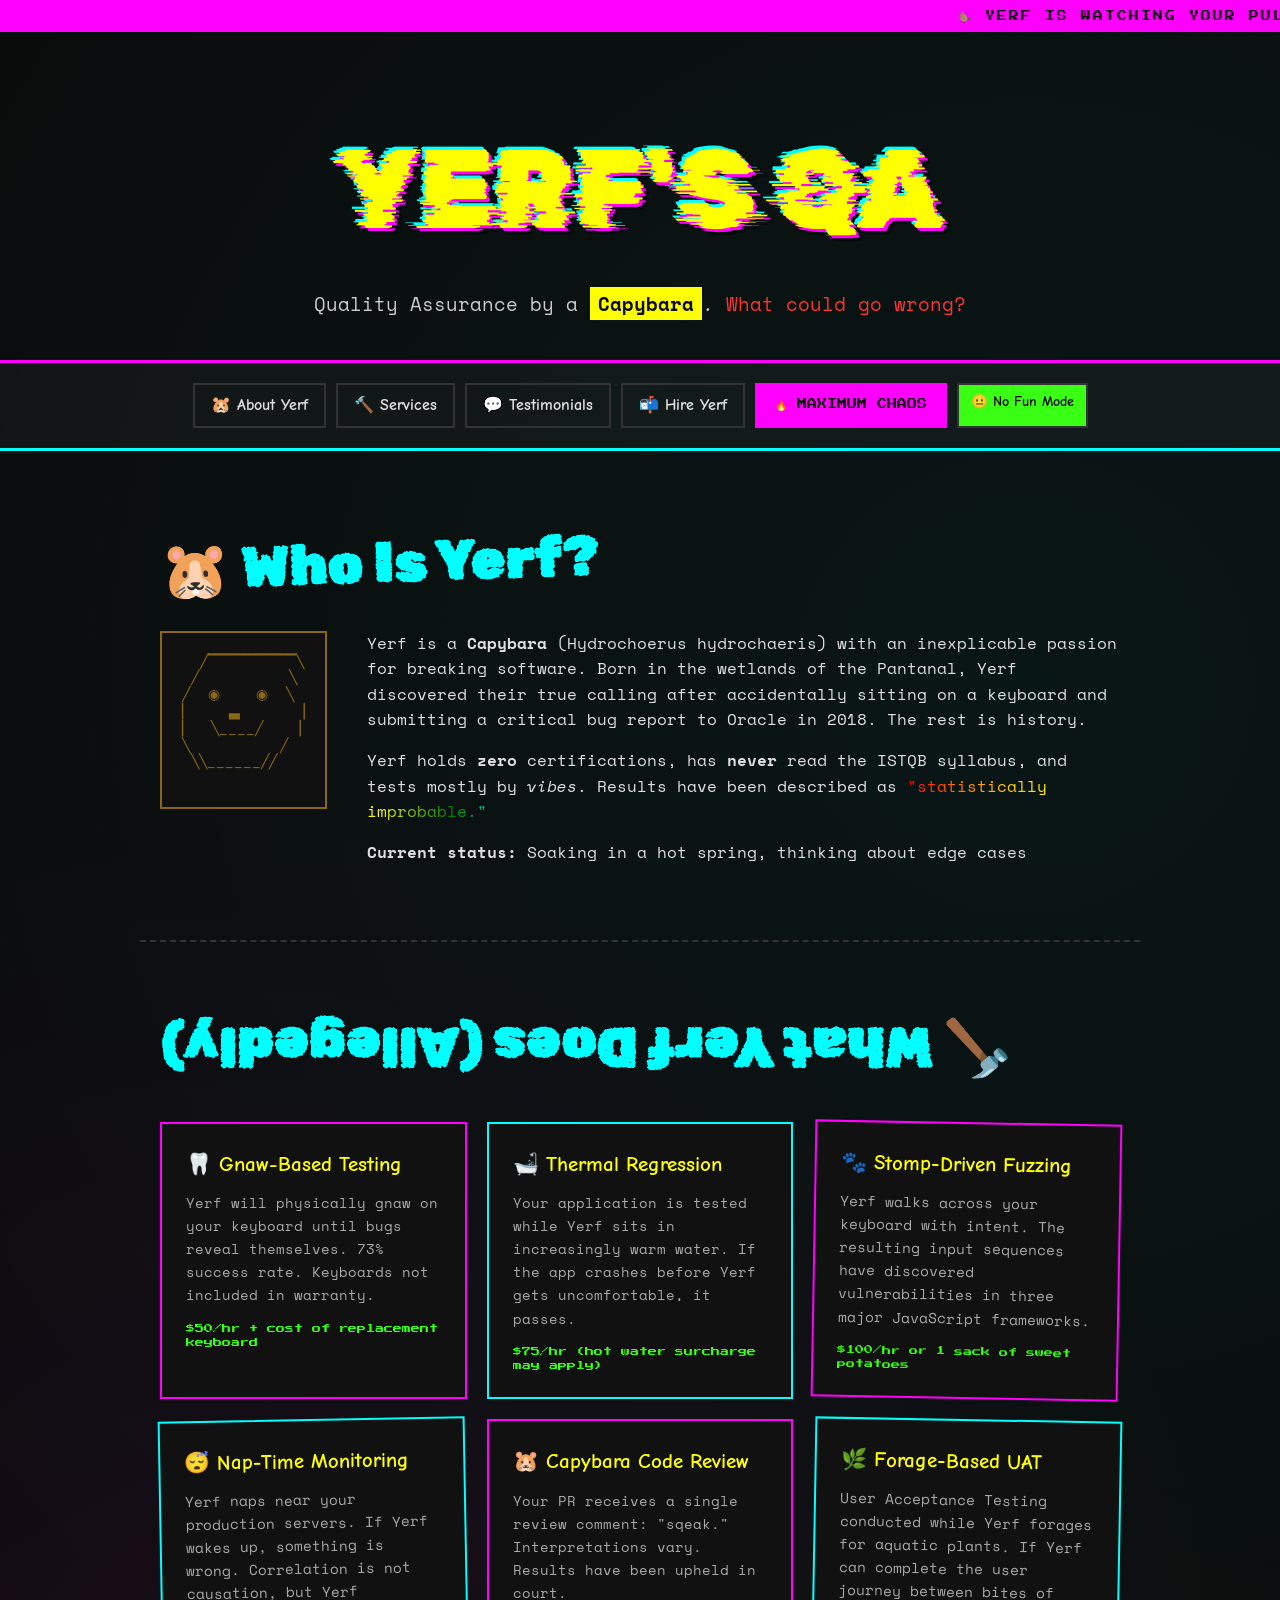
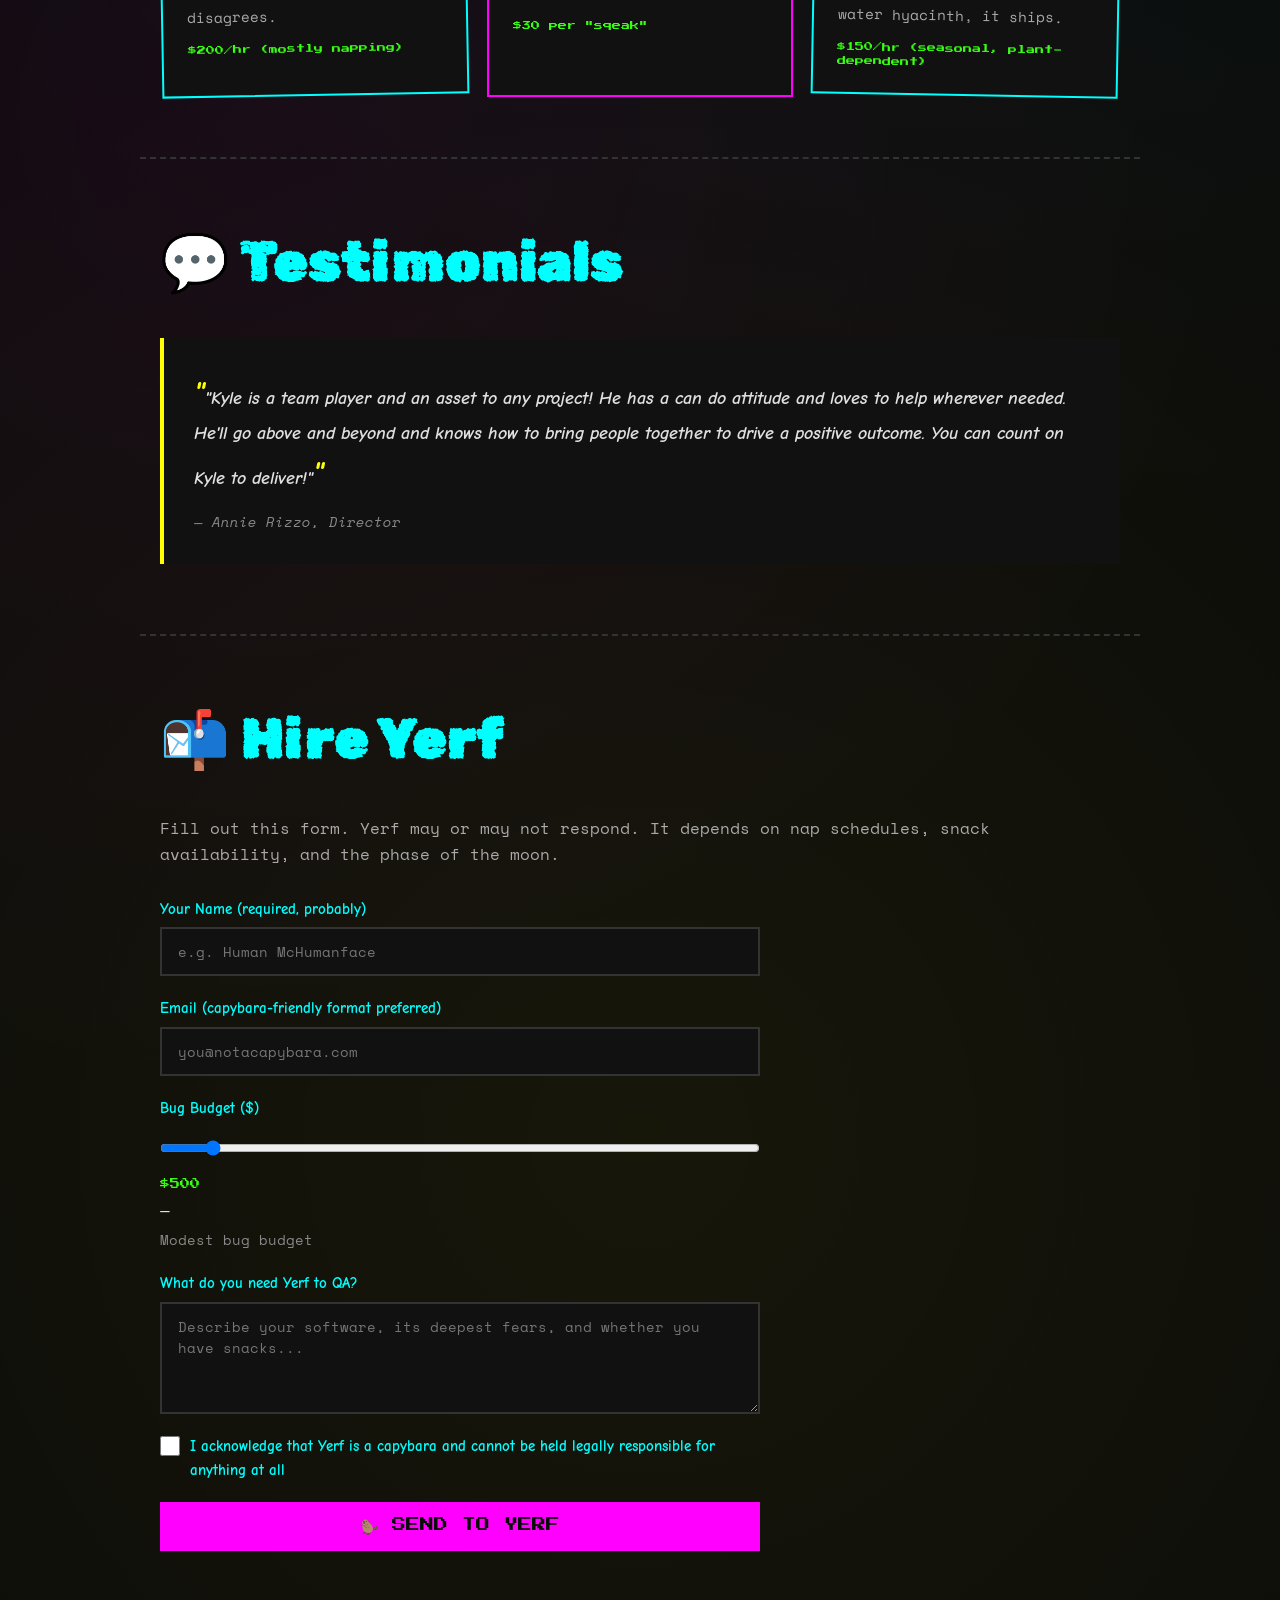
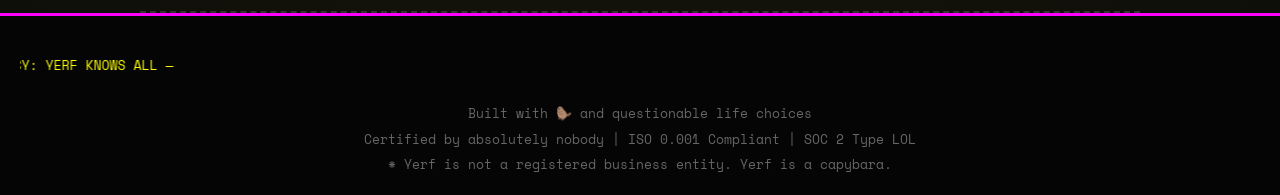
<file: index.html>
<!DOCTYPE html>
<html lang="en">
<head>
<meta charset="UTF-8">
<meta name="viewport" content="width=device-width, initial-scale=1.0">
<title>YERF'S QA — Quality Assurance by a Capybara</title>
<link rel="stylesheet" href="style.css">
</head>
<body>

<marquee class="top-marquee" scrollamount="13">
  🦫 YERF IS WATCHING YOUR PULL REQUESTS 🦫 YERF IS WATCHING YOUR PULL REQUESTS 🦫 YERF IS WATCHING YOUR PULL REQUESTS 🦫
</marquee>

<header class="site-header">
  <div class="logo glitch" data-text="YERF'S QA">YERF'S QA</div>
  <p class="tagline">
    <span class="spin">Q</span>uality <span class="bounce">A</span>ssurance by a <span class="capy-highlight">Capybara</span>. <span class="blink">What could go wrong?</span>
  </p>
</header>

<nav class="chaos-nav">
  <a href="#about">🐹 About Yerf</a>
  <a href="#services">🔨 Services</a>
  <a href="#testimonials">💬 Testimonials</a>
  <a href="#contact">📬 Hire Yerf</a>
  <button class="chaos-btn" onclick="activateChaos()" title="Maximum Chaos">🔥 MAXIMUM CHAOS</button>
  <a href="/pro/" class="chaos-btn mode-toggle" title="Switch to professional mode" style="font-size:0.85rem;padding:6px 12px;">😐 No Fun Mode</a>

</nav>

<main>

<!-- ABOUT -->
<section id="about" class="section">
  <h2 class="section-title tilted">🐹 Who Is Yerf?</h2>
  <div class="about-content">
    <pre class="ascii-art">
  ╱▔▔▔▔▔▔▔▔╲
 ╱          ╲
╱  ◉    ◉  ╲
▏    ▃      ▕
▏  ╲____╱   ▕
╲          ╱
 ╲╲______╱╱
    </pre>
    <div class="about-text">
      <p>Yerf is a <strong>Capybara</strong> (Hydrochoerus hydrochaeris) with an inexplicable passion for <span class="glitch" data-text="breaking software">breaking software</span>. Born in the wetlands of the Pantanal, Yerf discovered their true calling after accidentally sitting on a keyboard and submitting a critical bug report to Oracle in 2018. The rest is history.</p>
      <p>Yerf holds <strong>zero</strong> certifications, has <strong>never</strong> read the ISTQB syllabus, and tests mostly by <em>vibes</em>. Results have been described as <span class="rainbow-text">"statistically improbable."</span></p>
      <p><strong>Current status:</strong> <span id="status-text">Soaking in a hot spring, thinking about edge cases</span></p>
    </div>
  </div>
</section>

<!-- SERVICES -->
<section id="services" class="section">
  <h2 class="section-title upside-down">🔨 What Yerf Does (Allegedly)</h2>
  <div class="services-grid">
    <div class="service-card">
      <h3>🦷 Gnaw-Based Testing</h3>
      <p>Yerf will physically gnaw on your keyboard until bugs reveal themselves. 73% success rate. Keyboards not included in warranty.</p>
      <span class="price">$50/hr + cost of replacement keyboard</span>
    </div>
    <div class="service-card">
      <h3>🛁 Thermal Regression</h3>
      <p>Your application is tested while Yerf sits in increasingly warm water. If the app crashes before Yerf gets uncomfortable, it passes.</p>
      <span class="price">$75/hr (hot water surcharge may apply)</span>
    </div>
    <div class="service-card">
      <h3>🐾 Stomp-Driven Fuzzing</h3>
      <p>Yerf walks across your keyboard with intent. The resulting input sequences have discovered vulnerabilities in three major JavaScript frameworks.</p>
      <span class="price">$100/hr or 1 sack of sweet potatoes</span>
    </div>
    <div class="service-card">
      <h3>😴 Nap-Time Monitoring</h3>
      <p>Yerf naps near your production servers. If Yerf wakes up, something is wrong. Correlation is not causation, but Yerf disagrees.</p>
      <span class="price">$200/hr (mostly napping)</span>
    </div>
    <div class="service-card">
      <h3>🐹 Capybara Code Review</h3>
      <p>Your PR receives a single review comment: "sqeak." Interpretations vary. Results have been upheld in court.</p>
      <span class="price">$30 per "sqeak"</span>
    </div>
    <div class="service-card">
      <h3>🌿 Forage-Based UAT</h3>
      <p>User Acceptance Testing conducted while Yerf forages for aquatic plants. If Yerf can complete the user journey between bites of water hyacinth, it ships.</p>
      <span class="price">$150/hr (seasonal, plant-dependent)</span>
    </div>
  </div>
</section>

<!-- TESTIMONIALS -->
<section id="testimonials" class="section">
  <h2 class="section-title glitch" data-text="Testimonials">💬 Testimonials</h2>
  <div class="testimonial-carousel">
    <div class="testimonial active">
      <blockquote>"Kyle is a team player and an asset to any project! He has a can do attitude and loves to help wherever needed. He'll go above and beyond and knows how to bring people together to drive a positive outcome. You can count on Kyle to deliver!"</blockquote>
      <cite>— Annie Rizzo, Director</cite>
    </div>
    <div class="testimonial">
      <blockquote>"Kyle is a team player and an asset to any project! He has a can do attitude and loves to help wherever needed. He'll go above and beyond and knows how to bring people together to drive a positive outcome. You can count on Kyle to deliver!"</blockquote>
      <cite>— Keawa Rozet, Software Engineer @ Figure</cite>
    </div>
    <div class="testimonial">
      <blockquote>"I had the absolute pleasure of working with Kyle during our time together at Figure. It's rare to come across someone as remarkably dependable and consistent in delivering quality work as Kyle. His keen eye for detail and curious nature were the perfect recipe to give us confidence that our code would be deployed having gone through rigorous testing. I am truly inspired by his work ethic and drive and I cannot wait for the day that he and I will be able to work together again in the future. Do yourself a favor and do not pass on Kyle Reynolds!"</blockquote>
      <cite>— LinkedIn Recommendation</cite>
    </div>
  </div>
</section>

<!-- CONTACT -->
<section id="contact" class="section">
  <h2 class="section-title spin-slow">📬 Hire Yerf</h2>
  <p class="contact-intro">Fill out this form. Yerf may or may not respond. It depends on nap schedules, snack availability, and the phase of the moon.</p>
  <form id="contact-form" class="contact-form" action="https://formspree.io/f/xyyrzdon" method="POST">
    <div class="form-group">
      <label for="name">Your Name (required, probably)</label>
      <input type="text" id="name" name="name" placeholder="e.g. Human McHumanface" required>
    </div>
    <div class="form-group">
      <label for="email">Email (capybara-friendly format preferred)</label>
      <input type="email" id="email" name="email" placeholder="you@notacapybara.com">
    </div>
    <div class="form-group">
      <label for="bugdet">Bug Budget ($)</label>
      <input type="range" id="bugdet" name="bugdet" min="0" max="10000" value="500" oninput="updateBudget(this.value)">
      <span id="budget-display">$500</span> — <span id="budget-message">Modest bug budget</span>
    </div>
    <div class="form-group">
      <label for="message">What do you need Yerf to QA?</label>
      <textarea id="message" name="message" rows="4" placeholder="Describe your software, its deepest fears, and whether you have snacks..." required></textarea>
    </div>
    <div class="form-group checkbox-group">
      <input type="checkbox" id="terms" name="terms" required>
      <label for="terms">I acknowledge that Yerf is a capybara and cannot be held legally responsible for anything at all</label>
    </div>
    <button type="submit" class="chaos-btn big-btn">🦫 Send to Yerf</button>
  </form>
  <div id="form-response" class="form-response hidden"></div>
</section>

</main>

<footer class="site-footer">
  <marquee scrollamount="5" direction="right">
    🦫 © 2024 YERF'S QA — NO RIGHTS RESERVED — TERMS & CONDITIONS: LMAO — PRIVACY POLICY: YERF KNOWS ALL — 
  </marquee>
  <div class="footer-content">
    <p>Built with 🦫 and questionable life choices</p>
    <p>Certified by absolutely nobody | ISO 0.001 Compliant | SOC 2 Type LOL</p>
    <p class="tiny">* Yerf is not a registered business entity. Yerf is a capybara.</p>
  </div>
</footer>

<script src="script.js"></script>
</body>
</html>
</file>
<file: style.css>
@import url('https://fonts.googleapis.com/css2?family=Comic+Neue:ital,wght@0,400;0,700;1,400;1,700&family=Press+Start+2P&family=Space+Mono:ital,wght@0,400;0,700;1,400;1,700&family=Rubik+Glitch&family=Rubik+Microbe&display=swap');

:root {
  --bg: #0a0a0a;
  --fg: #e0e0e0;
  --pink: #ff00ff;
  --cyan: #00ffff;
  --yellow: #ffff00;
  --green: #39ff14;
  --red: #ff3333;
  --orange: #ff6600;
  --purple: #9d00ff;
  --capy: #8B6914;
}

* { margin: 0; padding: 0; box-sizing: border-box; }

html { scroll-behavior: smooth; }

body {
  background: var(--bg);
  color: var(--fg);
  font-family: 'Space Mono', monospace;
  line-height: 1.6;
  overflow-x: hidden;
  background-image:
    radial-gradient(circle at 20% 50%, rgba(255, 0, 255, 0.05) 0%, transparent 50%),
    radial-gradient(circle at 80% 20%, rgba(0, 255, 255, 0.05) 0%, transparent 50%),
    radial-gradient(circle at 50% 80%, rgba(255, 255, 0, 0.05) 0%, transparent 50%);
  animation: bgShift 20s linear infinite;
}

@keyframes bgShift {
  0%, 100% { background-position: 0% 0%, 100% 0%, 50% 100%; }
  25% { background-position: 50% 0%, 100% 50%, 0% 100%; }
  50% { background-position: 100% 0%, 50% 50%, 50% 0%; }
  75% { background-position: 0% 50%, 0% 100%, 100% 50%; }
}

/* MARQUEE MADNESS */
.top-marquee {
  background: var(--pink);
  color: var(--bg);
  font-family: 'Press Start 2P', monospace;
  font-size: 10px;
  padding: 8px 0;
  letter-spacing: 2px;
}

/* HEADER */
.site-header {
  text-align: center;
  padding: 60px 20px 40px;
  position: relative;
}

.logo {
  font-family: 'Rubik Glitch', cursive;
  font-size: clamp(3rem, 10vw, 7rem);
  color: var(--yellow);
  text-shadow:
    3px 3px 0 var(--pink),
    -3px -3px 0 var(--cyan),
    6px 6px 0 rgba(0,0,0,0.5);
  animation: logoPulse 2s ease-in-out infinite;
}

@keyframes logoPulse {
  0%, 100% { transform: scale(1); }
  50% { transform: scale(1.05) rotate(-1deg); }
}

.tagline {
  font-size: 1.2rem;
  margin-top: 10px;
  color: #ccc;
}

.tagline .spin {
  display: inline-block;
  animation: spin 3s linear infinite;
}
.tagline .bounce {
  display: inline-block;
  animation: bounce 1s ease-in-out infinite;
}
.tagline .blink {
  animation: blink 1s step-end infinite;
  color: var(--red);
}
.capy-highlight {
  background: var(--yellow);
  color: var(--bg);
  padding: 2px 8px;
  font-weight: bold;
}

@keyframes spin { 100% { transform: rotate(360deg); } }
@keyframes bounce { 0%, 100% { transform: translateY(0); } 50% { transform: translateY(-10px); } }
@keyframes blink { 50% { opacity: 0; } }

/* GLITCH EFFECT */
.glitch {
  position: relative;
}
.glitch::before,
.glitch::after {
  content: attr(data-text);
  position: absolute;
  top: 0;
  left: 0;
  width: 100%;
  height: 100%;
}
.glitch::before {
  left: 2px;
  text-shadow: -2px 0 var(--pink);
  animation: glitch-1 2s infinite linear alternate-reverse;
  clip: rect(0, 900px, 0, 0);
}
.glitch::after {
  left: -2px;
  text-shadow: -2px 0 var(--cyan);
  animation: glitch-2 3s infinite linear alternate-reverse;
  clip: rect(0, 900px, 0, 0);
}
@keyframes glitch-1 {
  0% { clip: rect(20px, 9999px, 76px, 0); }
  20% { clip: rect(12px, 9999px, 54px, 0); }
  40% { clip: rect(85px, 9999px, 32px, 0); }
  60% { clip: rect(44px, 9999px, 98px, 0); }
  80% { clip: rect(67px, 9999px, 15px, 0); }
  100% { clip: rect(33px, 9999px, 71px, 0); }
}
@keyframes glitch-2 {
  0% { clip: rect(45px, 9999px, 22px, 0); }
  20% { clip: rect(78px, 9999px, 11px, 0); }
  40% { clip: rect(15px, 9999px, 88px, 0); }
  60% { clip: rect(53px, 9999px, 37px, 0); }
  80% { clip: rect(91px, 9999px, 44px, 0); }
  100% { clip: rect(28px, 9999px, 63px, 0); }
}

/* NAV */
.chaos-nav {
  display: flex;
  flex-wrap: wrap;
  justify-content: center;
  gap: 10px;
  padding: 20px;
  border-top: 3px solid var(--pink);
  border-bottom: 3px solid var(--cyan);
  background: rgba(255,255,255,0.03);
}

.chaos-nav a {
  color: var(--fg);
  text-decoration: none;
  padding: 8px 16px;
  border: 2px solid #333;
  font-family: 'Comic Neue', cursive;
  font-weight: 700;
  font-size: 1rem;
  transition: all 0.2s;
}
.chaos-nav a:hover {
  border-color: var(--yellow);
  background: var(--yellow);
  color: var(--bg);
  transform: rotate(-2deg) scale(1.1);
}

.chaos-btn {
  background: var(--pink);
  color: var(--bg);
  border: none;
  padding: 10px 20px;
  font-family: 'Press Start 2P', monospace;
  font-size: 10px;
  cursor: pointer;
  transition: all 0.1s;
  text-transform: uppercase;
}
.chaos-btn:hover {
  background: var(--yellow);
  transform: scale(1.2) rotate(3deg);
  box-shadow: 0 0 30px var(--yellow);
}
.chaos-btn:active {
  transform: scale(0.9) rotate(-5deg);
}

.mode-toggle {
  color: var(--bg) !important;
  text-decoration: none !important;
  font-family: 'Comic Neue', cursive !important;
  font-weight: 700 !important;
  text-transform: none !important;
  background: var(--green) !important;
}
.mode-toggle:hover {
  background: var(--yellow) !important;
}

.big-btn {
  font-size: 14px;
  padding: 16px 32px;
}

/* SECTIONS */
.section {
  padding: 60px 20px;
  max-width: 1000px;
  margin: 0 auto;
  border-bottom: 2px dashed #333;
}

.section-title {
  font-family: 'Rubik Microbe', cursive;
  font-size: clamp(2rem, 6vw, 3.5rem);
  margin-bottom: 30px;
  color: var(--cyan);
}

.section-title.tilted { transform: rotate(-2deg); }
.section-title.upside-down { transform: rotate(180deg); display: inline-block; }
.section-title.shake { animation: shake 0.5s ease-in-out infinite; }
.section-title.spin-slow { animation: spin 10s linear infinite; display: inline-block; }

@keyframes shake {
  0%, 100% { transform: translateX(0); }
  25% { transform: translateX(-5px) rotate(-1deg); }
  75% { transform: translateX(5px) rotate(1deg); }
}

/* ABOUT */
.about-content {
  display: flex;
  gap: 40px;
  align-items: flex-start;
  flex-wrap: wrap;
}

.ascii-art {
  font-size: 14px;
  line-height: 1.2;
  color: var(--capy);
  background: #111;
  padding: 20px;
  border: 2px solid var(--capy);
  white-space: pre;
  font-family: 'Space Mono', monospace;
}

.about-text {
  flex: 1;
  min-width: 280px;
}
.about-text p {
  margin-bottom: 15px;
}

.rainbow-text {
  background: linear-gradient(90deg, red, orange, yellow, green, cyan, blue, violet, red);
  background-size: 200% 100%;
  -webkit-background-clip: text;
  -webkit-text-fill-color: transparent;
  background-clip: text;
  animation: rainbow 3s linear infinite;
}

@keyframes rainbow { 100% { background-position: -200% 0; } }

/* SERVICES */
.services-grid {
  display: grid;
  grid-template-columns: repeat(auto-fill, minmax(280px, 1fr));
  gap: 20px;
}

.service-card {
  background: #111;
  border: 2px solid #333;
  padding: 24px;
  transition: all 0.2s;
  position: relative;
  overflow: hidden;
}
.service-card:nth-child(odd) { border-color: var(--pink); }
.service-card:nth-child(even) { border-color: var(--cyan); }
.service-card:nth-child(3n) { transform: rotate(1deg); }
.service-card:nth-child(4n) { transform: rotate(-1deg); }

.service-card:hover {
  transform: scale(1.05) rotate(0deg) !important;
  border-color: var(--yellow);
  box-shadow:
    5px 5px 0 var(--pink),
    -5px -5px 0 var(--cyan);
}

.service-card::before {
  content: '';
  position: absolute;
  top: -50%;
  left: -50%;
  width: 200%;
  height: 200%;
  background: conic-gradient(var(--pink), var(--cyan), var(--yellow), var(--pink));
  animation: rotate 4s linear infinite;
  opacity: 0;
  transition: opacity 0.3s;
  z-index: -1;
}
.service-card:hover::before {
  opacity: 0.1;
}

@keyframes rotate { 100% { transform: rotate(360deg); } }

.service-card h3 {
  font-family: 'Comic Neue', cursive;
  font-size: 1.3rem;
  margin-bottom: 10px;
  color: var(--yellow);
}
.service-card p {
  font-size: 0.9rem;
  margin-bottom: 15px;
  color: #aaa;
}
.price {
  font-family: 'Press Start 2P', monospace;
  font-size: 9px;
  color: var(--green);
  display: block;
}

/* TESTIMONIALS */
.testimonial-carousel {
  position: relative;
  min-height: 150px;
}

.testimonial {
  display: none;
  padding: 30px;
  background: #111;
  border-left: 4px solid var(--yellow);
  margin-bottom: 10px;
}

.testimonial.active {
  display: block;
  animation: fadeIn 0.5s ease;
}

@keyframes fadeIn {
  from { opacity: 0; transform: translateY(10px); }
  to { opacity: 1; transform: translateY(0); }
}

.testimonial blockquote {
  font-size: 1.1rem;
  font-style: italic;
  margin-bottom: 10px;
  font-family: 'Comic Neue', cursive;
  font-weight: 700;
}
.testimonial blockquote::before { content: '"'; color: var(--yellow); font-size: 2rem; }
.testimonial blockquote::after { content: '"'; color: var(--yellow); font-size: 2rem; }

.testimonial cite {
  color: #888;
  font-size: 0.85rem;
}

/* CONTACT */
.contact-intro {
  margin-bottom: 30px;
  color: #aaa;
}

.contact-form {
  display: grid;
  gap: 20px;
  max-width: 600px;
}

.form-group {
  display: flex;
  flex-direction: column;
  gap: 6px;
}

.form-group label {
  font-family: 'Comic Neue', cursive;
  font-weight: 700;
  color: var(--cyan);
  font-size: 0.95rem;
}

.form-group input,
.form-group textarea {
  background: #111;
  border: 2px solid #333;
  color: var(--fg);
  padding: 12px 16px;
  font-family: 'Space Mono', monospace;
  font-size: 0.9rem;
  transition: border-color 0.2s;
}
.form-group input:focus,
.form-group textarea:focus {
  outline: none;
  border-color: var(--yellow);
}

.checkbox-group {
  flex-direction: row;
  align-items: flex-start;
  gap: 10px;
}
.checkbox-group input[type="checkbox"] {
  width: 20px;
  height: 20px;
  accent-color: var(--pink);
  flex-shrink: 0;
  margin-top: 2px;
}

#budget-display {
  font-family: 'Press Start 2P', monospace;
  font-size: 10px;
  color: var(--green);
}
#budget-message {
  font-size: 0.85rem;
  color: #888;
}

.form-response {
  margin-top: 20px;
  padding: 20px;
  border: 2px solid var(--green);
  background: rgba(57, 255, 20, 0.05);
  font-family: 'Comic Neue', cursive;
  font-weight: 700;
}

.form-response.hidden { display: none; }

.form-response.error {
  border-color: var(--pink);
  background: rgba(255, 0, 255, 0.05);
}

/* FOOTER */
.site-footer {
  text-align: center;
  padding: 40px 20px;
  background: #050505;
  border-top: 3px solid var(--pink);
}

.site-footer marquee {
  margin-bottom: 20px;
  font-family: 'Space Mono', monospace;
  font-size: 0.8rem;
  color: var(--yellow);
}

.footer-content p {
  margin-bottom: 5px;
  font-size: 0.8rem;
  color: #666;
}
.tiny {
  font-size: 0.65rem;
  color: #444;
}

/* CHAOS OVERLAY */
.chaos-overlay {
  position: fixed;
  top: 0; left: 0; width: 100%; height: 100%;
  pointer-events: none;
  z-index: 9999;
}
.chaos-particle {
  position: absolute;
  font-size: 2rem;
  animation: fall linear forwards;
}
@keyframes fall {
  0% { transform: translateY(-100px) rotate(0deg); opacity: 1; }
  100% { transform: translateY(110vh) rotate(720deg); opacity: 0; }
}

/* RESPONSIVE */
@media (max-width: 768px) {
  .about-content { flex-direction: column; align-items: center; }
  .ascii-art { font-size: 10px; }
  .chaos-nav a { font-size: 0.85rem; padding: 6px 12px; }
  .services-grid { grid-template-columns: 1fr; }
  .section { padding: 40px 15px; }
}

@media (max-width: 400px) {
  .logo { font-size: 2.5rem; }
  .tagline { font-size: 0.95rem; }
  .section-title { font-size: 1.5rem; }
}
</file>
